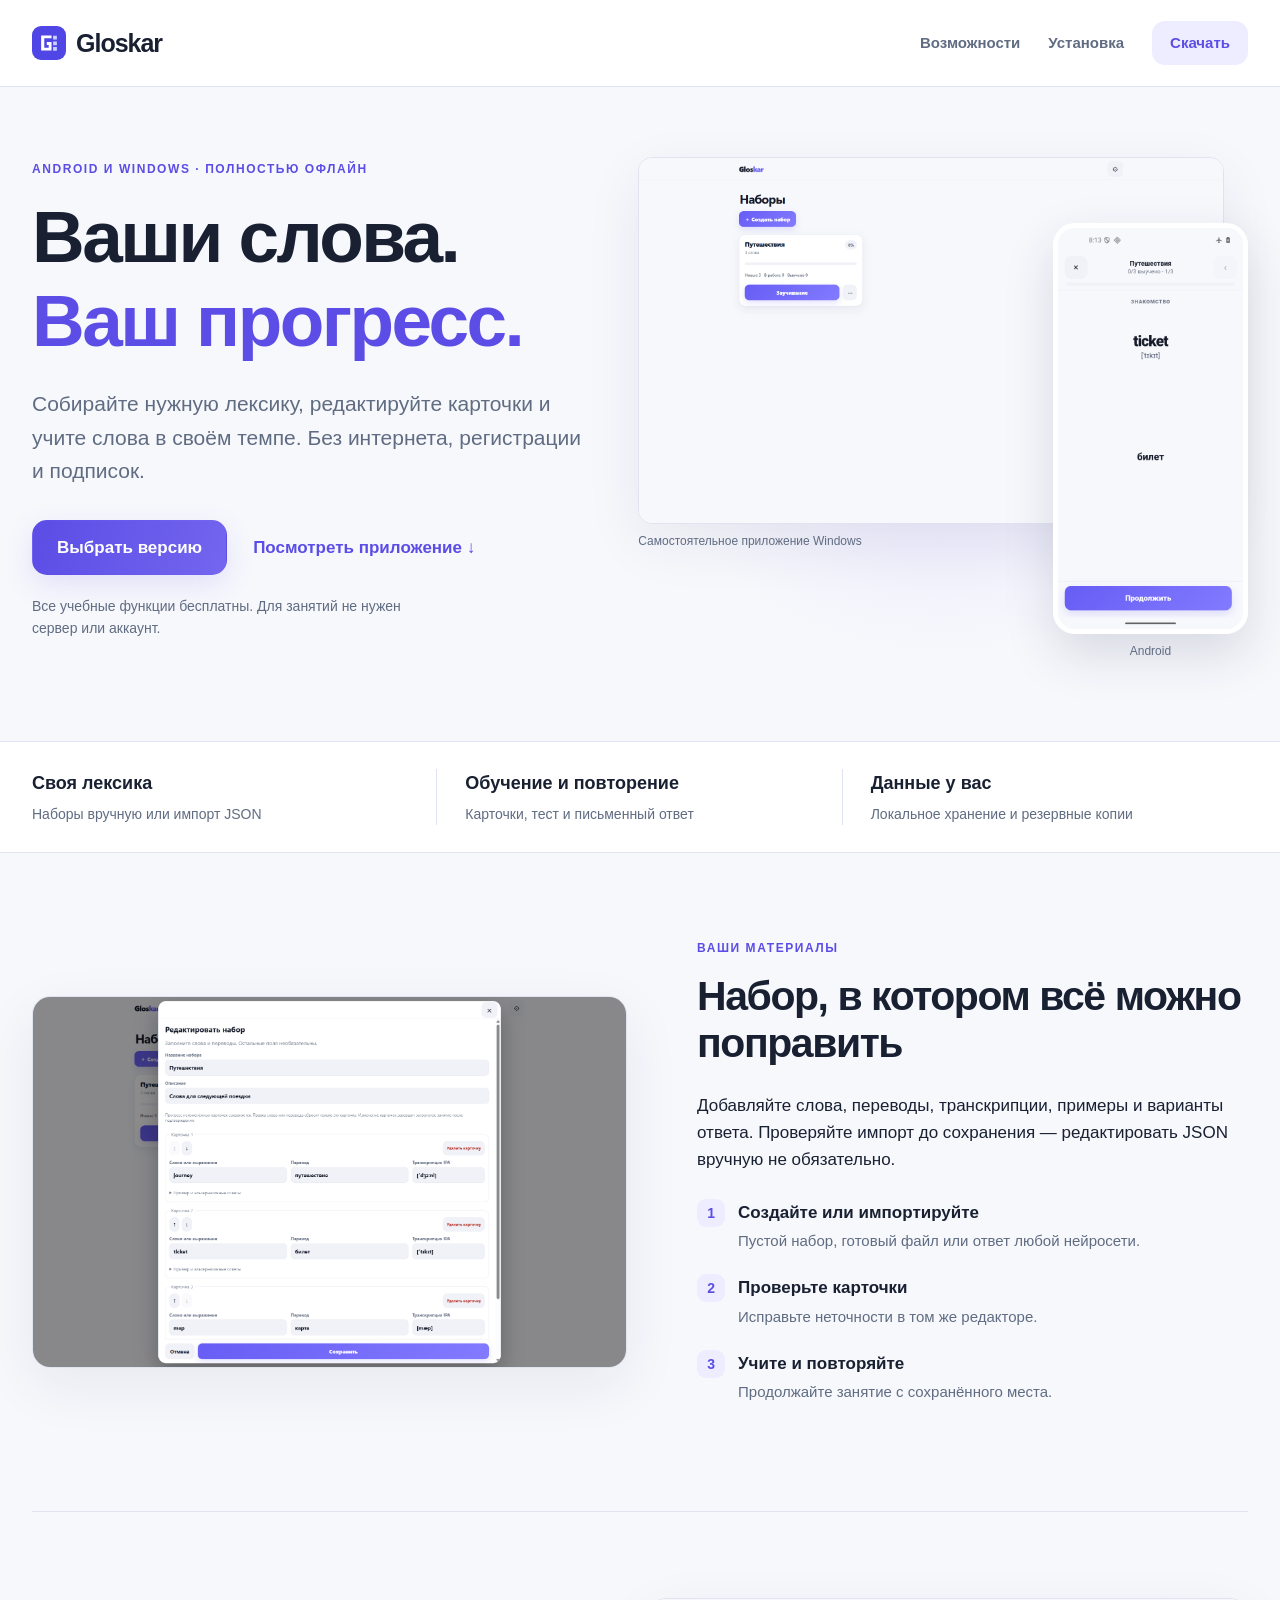
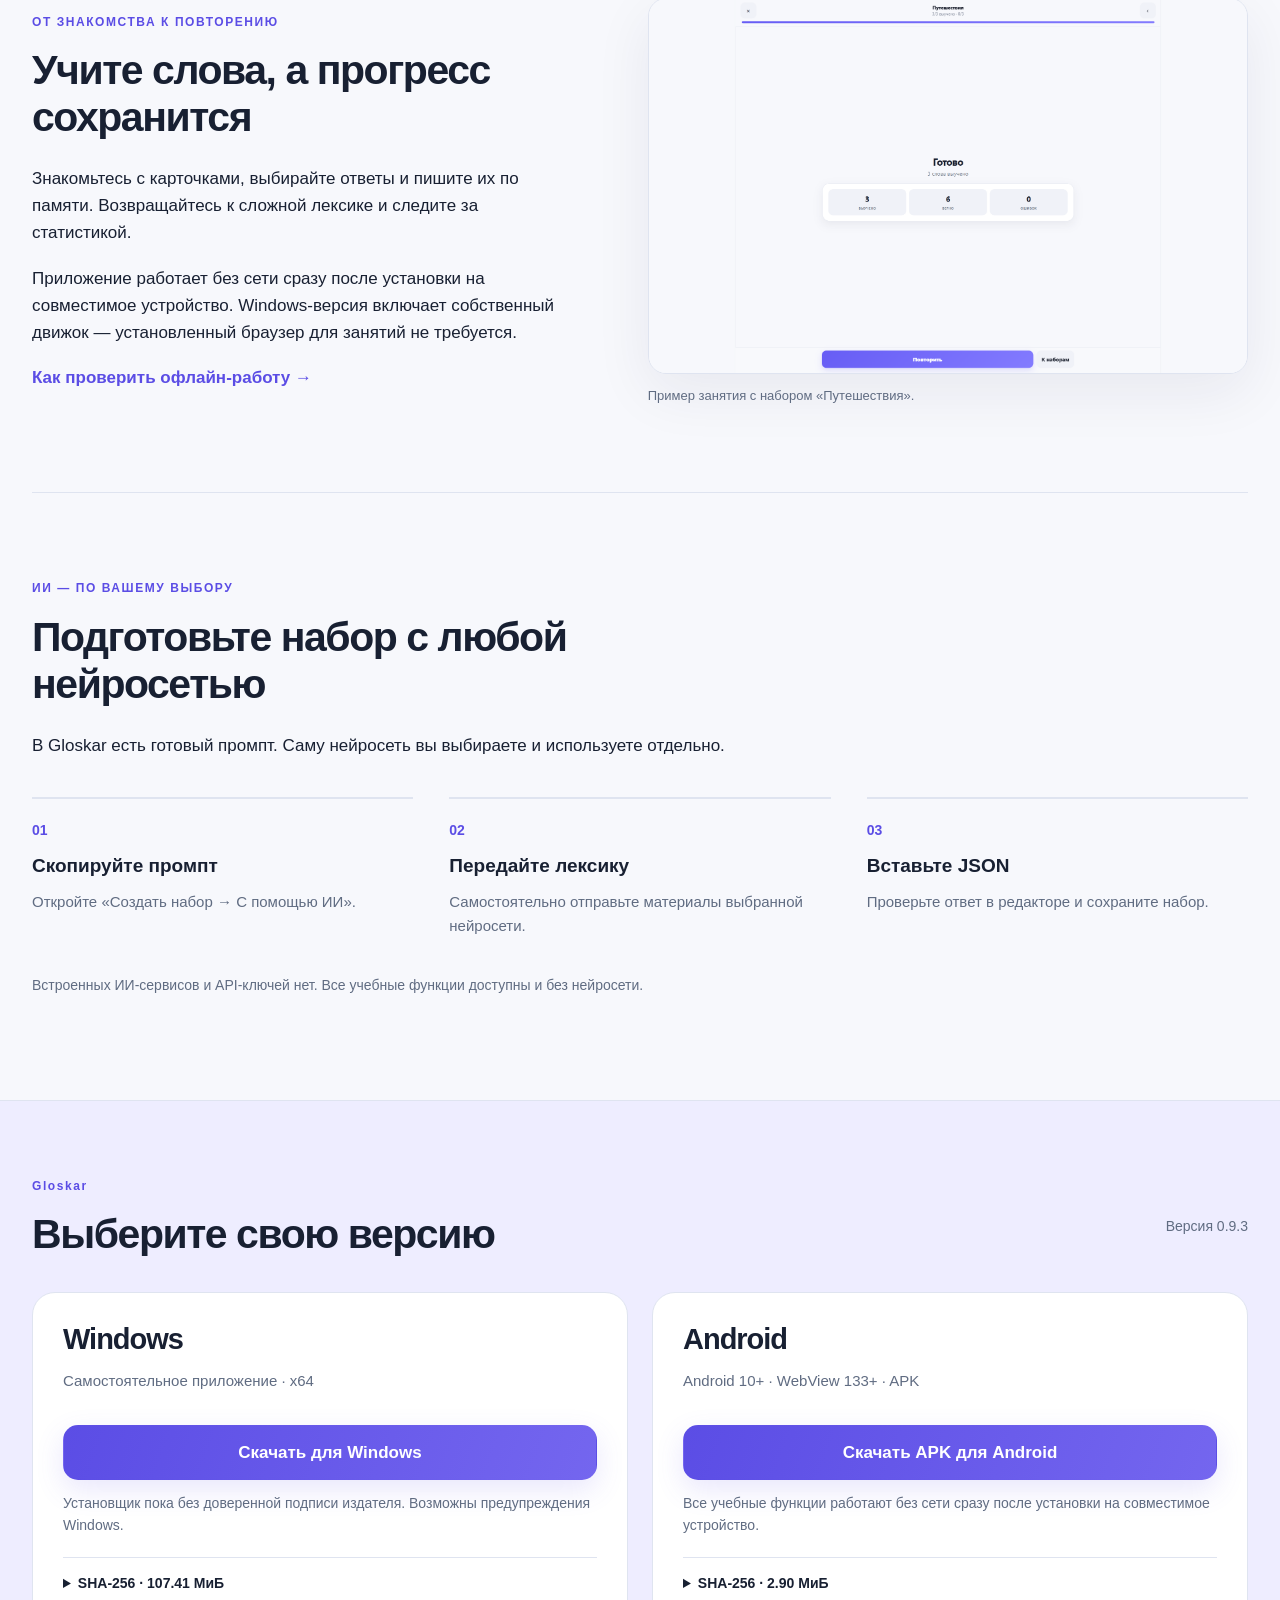
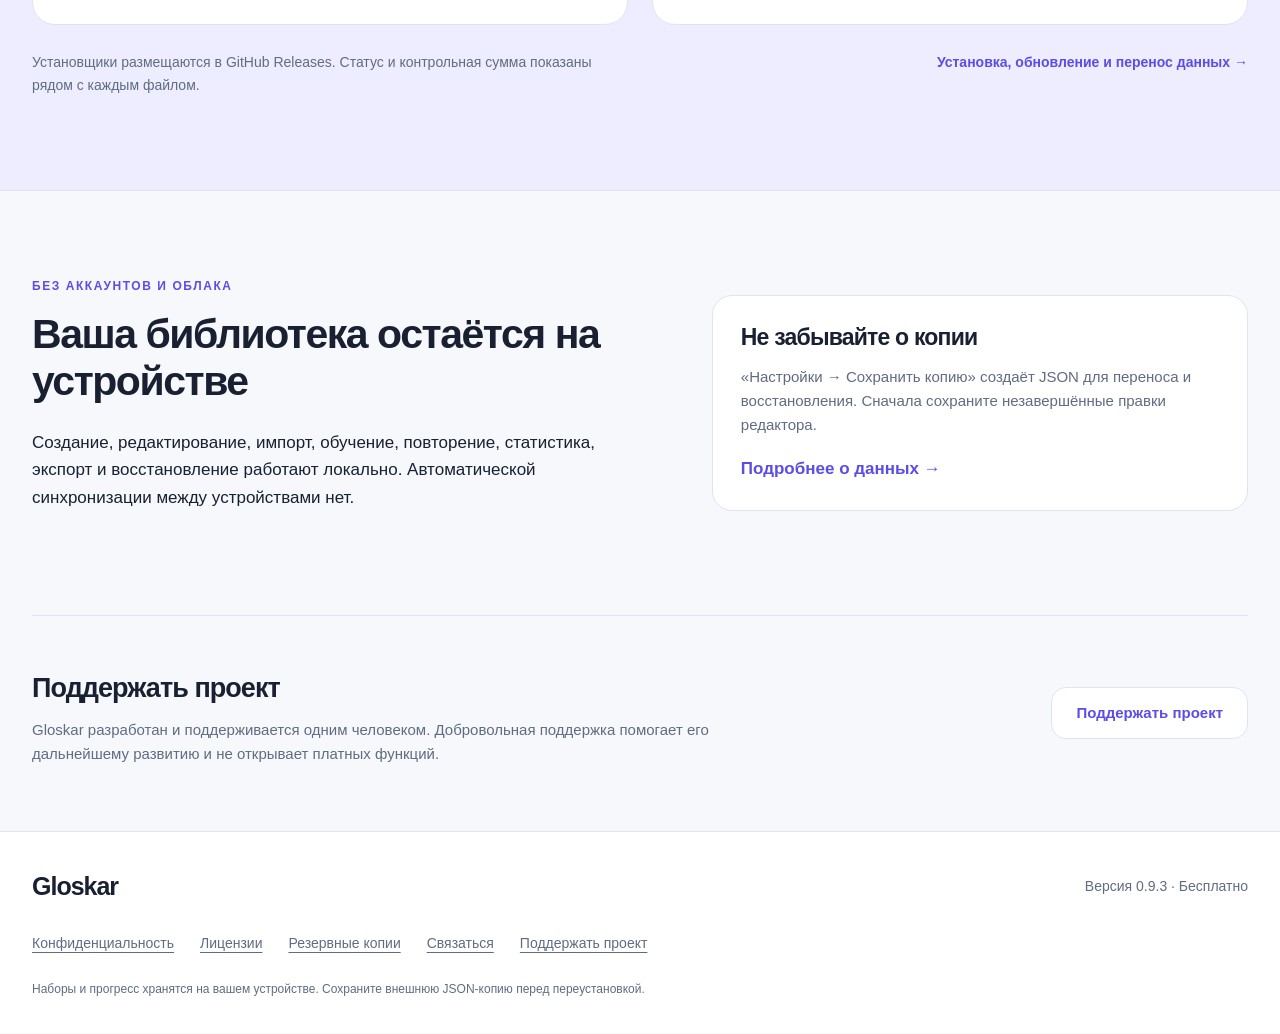
<file: index.html>
<!doctype html>
<html lang="ru">
<head>
<meta charset="utf-8">
<meta name="viewport" content="width=device-width,initial-scale=1">
<meta name="color-scheme" content="light dark">
<meta name="description" content="Свои наборы слов, обучение и повторение офлайн. Бесплатное приложение для Android и Windows без регистрации и подписок.">
<meta name="referrer" content="no-referrer">
<meta http-equiv="Content-Security-Policy" content="default-src 'self'; script-src 'self'; style-src 'self'; img-src 'self' data:; connect-src 'self'; font-src 'self'; object-src 'none'; base-uri 'none'; form-action 'none'; frame-src 'none'">

<title>Слова и выражения офлайн · Gloskar</title>
<link rel="icon" href="./assets/icon.svg" type="image/svg+xml">
<link rel="stylesheet" href="./style.css">
<script src="./site.js" defer></script>
</head>
<body>
<a class="skip-link" href="#main">К содержанию</a>
<header class="header"><div class="container header-inner">
<a class="brand" href="./index.html" aria-label="Gloskar — главная"><img src="./assets/icon.svg" width="34" height="34" alt=""><span>Gloskar</span></a>
<nav aria-label="Основная навигация"><a href="./index.html#screens">Возможности</a><a href="./install.html">Установка</a><a class="nav-download" href="./index.html#downloads">Скачать</a></nav>
</div></header>

<main id="main"><section class="container hero" aria-labelledby="hero-title">
<div class="hero-copy"><p class="eyebrow">ANDROID И WINDOWS · ПОЛНОСТЬЮ ОФЛАЙН</p>
<h1 id="hero-title">Ваши слова.<br><span>Ваш прогресс.</span></h1>
<p class="lead">Собирайте нужную лексику, редактируйте карточки и учите слова в своём темпе. Без интернета, регистрации и подписок.</p>
<div class="hero-actions"><a class="button primary" href="#downloads">Выбрать версию</a><a class="text-link" href="#screens">Посмотреть приложение <span aria-hidden="true">↓</span></a></div>
<p class="hero-note">Все учебные функции бесплатны. Для занятий не нужен сервер или аккаунт.</p></div>
<div class="hero-art" aria-label="Интерфейс приложения">
<figure class="desktop-shot"><img src="./assets/windows-library.png" width="1800" height="1125" alt="Набор «Путешествия» в самостоятельном приложении Windows" fetchpriority="high"><figcaption>Самостоятельное приложение Windows</figcaption></figure>
<figure class="phone-shot"><img src="./assets/android-learning.png" width="1080" height="2340" alt="Карточка со словом ticket, транскрипцией и переводом в Android"><figcaption>Android</figcaption></figure>
</div></section>
<section class="benefits" aria-label="Основные возможности"><div class="container benefit-row"><p><strong>Своя лексика</strong><span>Наборы вручную или импорт JSON</span></p><p><strong>Обучение и повторение</strong><span>Карточки, тест и письменный ответ</span></p><p><strong>Данные у вас</strong><span>Локальное хранение и резервные копии</span></p></div></section>
<section class="container section editor-section" id="screens" aria-labelledby="editor-title">
<div class="editor-image"><img src="./assets/windows-editor.png" width="1800" height="1125" alt="Визуальный редактор набора: слово, перевод, IPA и дополнительные поля" loading="lazy"></div>
<div><p class="eyebrow">ВАШИ МАТЕРИАЛЫ</p><h2 id="editor-title">Набор, в котором всё можно поправить</h2><p>Добавляйте слова, переводы, транскрипции, примеры и варианты ответа. Проверяйте импорт до сохранения — редактировать JSON вручную не обязательно.</p><ol class="steps"><li><strong>Создайте или импортируйте</strong><span>Пустой набор, готовый файл или ответ любой нейросети.</span></li><li><strong>Проверьте карточки</strong><span>Исправьте неточности в том же редакторе.</span></li><li><strong>Учите и повторяйте</strong><span>Продолжайте занятие с сохранённого места.</span></li></ol></div>
</section>
<section class="container section study-section" aria-labelledby="study-title"><div><p class="eyebrow">ОТ ЗНАКОМСТВА К ПОВТОРЕНИЮ</p><h2 id="study-title">Учите слова, а прогресс сохранится</h2><p>Знакомьтесь с карточками, выбирайте ответы и пишите их по памяти. Возвращайтесь к сложной лексике и следите за статистикой.</p><p>Приложение работает без сети сразу после установки на совместимое устройство. Windows-версия включает собственный движок — установленный браузер для занятий не требуется.</p><a class="text-link" href="./install.html#offline">Как проверить офлайн-работу →</a></div><figure class="study-image"><img src="./assets/windows-complete.png" width="1800" height="1125" alt="Завершённое занятие: три слова выучено, шесть правильных ответов" loading="lazy"><figcaption>Пример занятия с набором «Путешествия».</figcaption></figure></section>
<section class="container section ai-section" aria-labelledby="ai-title"><div><p class="eyebrow">ИИ — ПО ВАШЕМУ ВЫБОРУ</p><h2 id="ai-title">Подготовьте набор с любой нейросетью</h2><p>В Gloskar есть готовый промпт. Саму нейросеть вы выбираете и используете отдельно.</p></div><ol class="ai-flow"><li><span>01</span><strong>Скопируйте промпт</strong><p>Откройте «Создать набор → С помощью ИИ».</p></li><li><span>02</span><strong>Передайте лексику</strong><p>Самостоятельно отправьте материалы выбранной нейросети.</p></li><li><span>03</span><strong>Вставьте JSON</strong><p>Проверьте ответ в редакторе и сохраните набор.</p></li></ol><p class="muted">Встроенных ИИ-сервисов и API-ключей нет. Все учебные функции доступны и без нейросети.</p></section>
<section class="download-section" id="downloads" aria-labelledby="download-title"><div class="container"><div class="section-heading"><div><p class="eyebrow">Gloskar</p><h2 id="download-title">Выберите свою версию</h2></div><p class="version-tag">Версия 0.9.3</p></div><div class="download-grid"><article class="download-card"><h3>Windows</h3><p class="requirements">Самостоятельное приложение · x64</p><a class="button primary" data-download="windows" href="https://github.com/gloskar-project/gloskar-project.github.io/releases/download/v0.9.3/Gloskar-0.9.3-Windows-x64-Setup.exe">Скачать для Windows</a><p class="artifact-note">Установщик пока без доверенной подписи издателя. Возможны предупреждения Windows.</p><details class="checksum"><summary>SHA-256 · 107.41 МиБ</summary><code id="sha-windows">ab9beaf9b18ad65c45ee608a0db1220568a5620219cf314c0b926c8e4b7230f5</code><button type="button" class="copy-button" data-copy-checksum="sha-windows">Скопировать сумму</button></details></article><article class="download-card"><h3>Android</h3><p class="requirements">Android 10+ · WebView 133+ · APK</p><a class="button primary" data-download="android" href="https://github.com/gloskar-project/gloskar-project.github.io/releases/download/v0.9.3/Gloskar-0.9.3-Android-direct.apk">Скачать APK для Android</a><p class="artifact-note">Все учебные функции работают без сети сразу после установки на совместимое устройство.</p><details class="checksum"><summary>SHA-256 · 2.90 МиБ</summary><code id="sha-android">df32ef1c445211dd8492a6d2db6f63889854768fa536b43472f8017db296498a</code><button type="button" class="copy-button" data-copy-checksum="sha-android">Скопировать сумму</button></details></article></div><div class="download-notes"><p>Установщики размещаются в GitHub Releases. Статус и контрольная сумма показаны рядом с каждым файлом.</p><a class="text-link" href="./install.html">Установка, обновление и перенос данных →</a></div></div></section>
<section class="container section data-section"><div><p class="eyebrow">БЕЗ АККАУНТОВ И ОБЛАКА</p><h2>Ваша библиотека остаётся на устройстве</h2><p>Создание, редактирование, импорт, обучение, повторение, статистика, экспорт и восстановление работают локально. Автоматической синхронизации между устройствами нет.</p></div><aside><h3>Не забывайте о копии</h3><p>«Настройки → Сохранить копию» создаёт JSON для переноса и восстановления. Сначала сохраните незавершённые правки редактора.</p><a class="text-link" href="./privacy.html">Подробнее о данных →</a></aside></section>
<section class="container support-section"><div><h2>Поддержать проект</h2><p>Gloskar разработан и поддерживается одним человеком. Добровольная поддержка помогает его дальнейшему развитию и не открывает платных функций.</p></div><a class="button secondary" href="https://yoomoney.ru/fundraise/1L9EQAC5DIO.261101" target="_blank" rel="noopener noreferrer">Поддержать проект</a></section>
</main>
<footer class="footer"><div class="container footer-top"><a class="brand" href="./index.html">Gloskar</a><span>Версия 0.9.3 · Бесплатно</span></div>
<div class="container footer-links"><a href="./privacy.html">Конфиденциальность</a><a href="./licenses.html">Лицензии</a><a href="./install.html#backup">Резервные копии</a><a href="mailto:gloskar@yandex.ru">Связаться</a><a href="https://yoomoney.ru/fundraise/1L9EQAC5DIO.261101" target="_blank" rel="noopener noreferrer">Поддержать проект</a></div>
<div class="container footer-note">Наборы и прогресс хранятся на вашем устройстве. Сохраните внешнюю JSON-копию перед переустановкой.</div></footer>
<p class="sr-only" id="copy-status" role="status" aria-live="polite"></p>
</body></html>
</file>
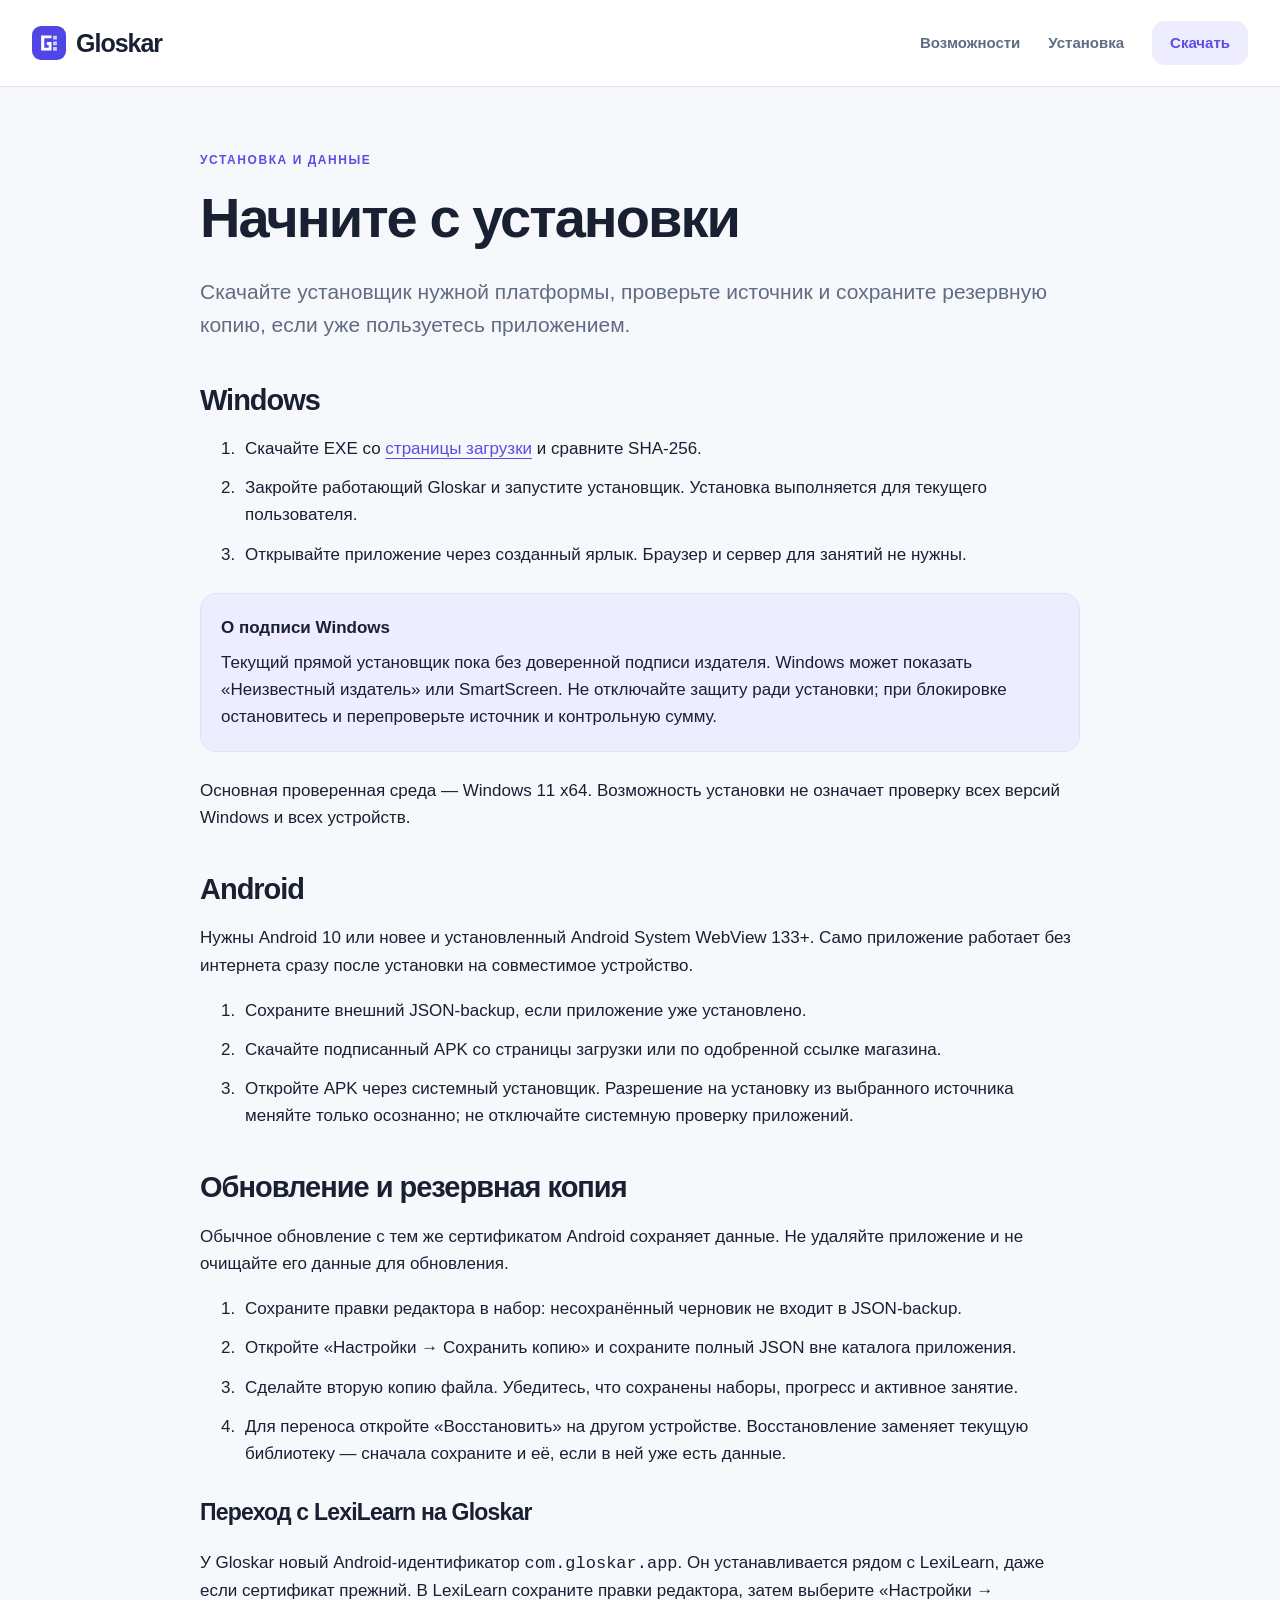
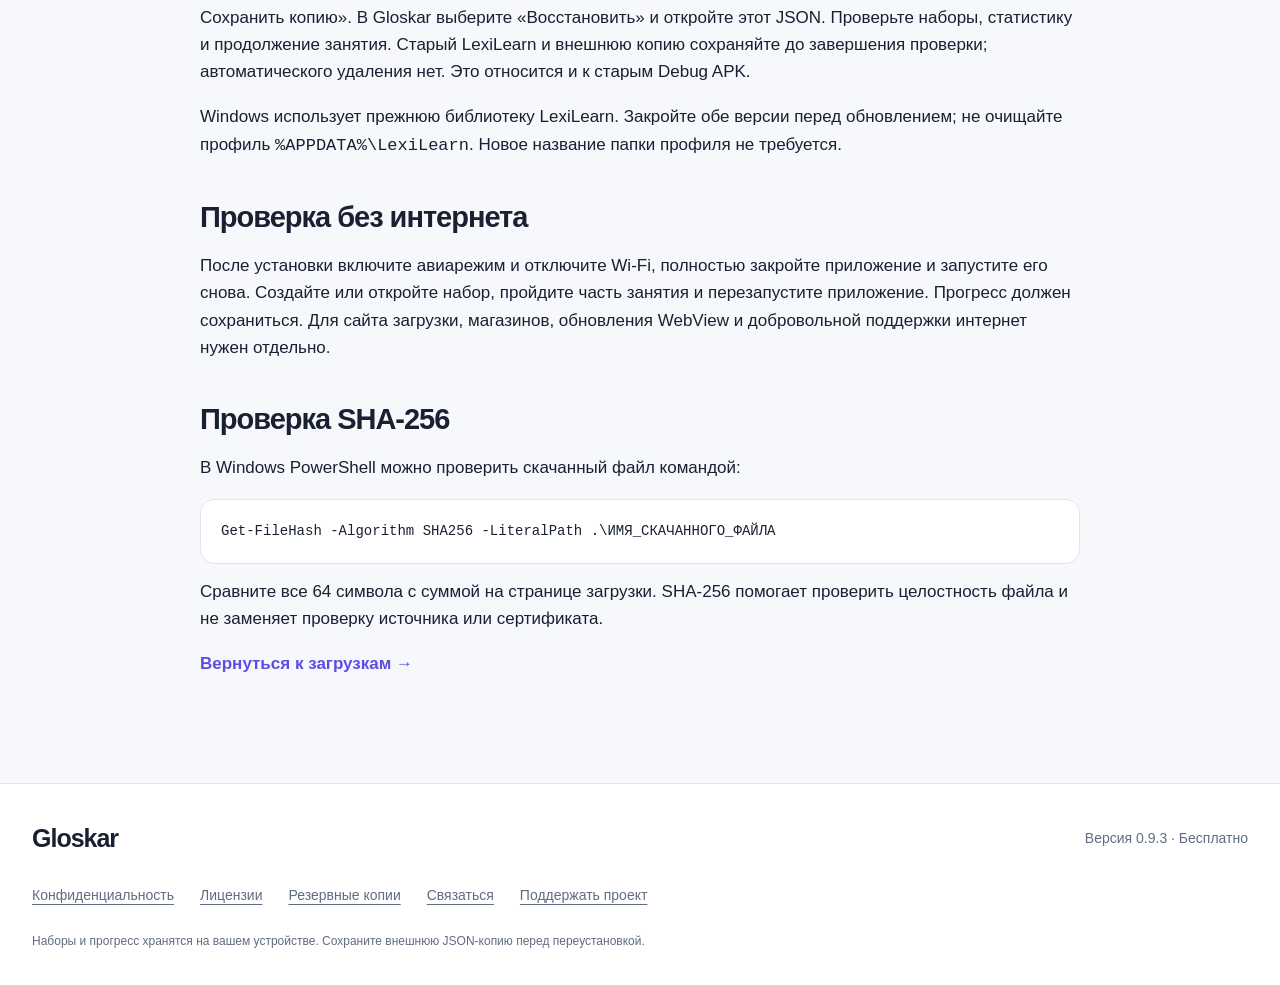
<file: install.html>
<!doctype html>
<html lang="ru">
<head>
<meta charset="utf-8">
<meta name="viewport" content="width=device-width,initial-scale=1">
<meta name="color-scheme" content="light dark">
<meta name="description" content="Свои наборы слов, обучение и повторение офлайн. Бесплатное приложение для Android и Windows без регистрации и подписок.">
<meta name="referrer" content="no-referrer">
<meta http-equiv="Content-Security-Policy" content="default-src 'self'; script-src 'self'; style-src 'self'; img-src 'self' data:; connect-src 'self'; font-src 'self'; object-src 'none'; base-uri 'none'; form-action 'none'; frame-src 'none'">

<title>Установка и резервные копии · Gloskar</title>
<link rel="icon" href="./assets/icon.svg" type="image/svg+xml">
<link rel="stylesheet" href="./style.css">
<script src="./site.js" defer></script>
</head>
<body>
<a class="skip-link" href="#main">К содержанию</a>
<header class="header"><div class="container header-inner">
<a class="brand" href="./index.html" aria-label="Gloskar — главная"><img src="./assets/icon.svg" width="34" height="34" alt=""><span>Gloskar</span></a>
<nav aria-label="Основная навигация"><a href="./index.html#screens">Возможности</a><a href="./install.html">Установка</a><a class="nav-download" href="./index.html#downloads">Скачать</a></nav>
</div></header>

<main id="main"><article class="container document"><p class="eyebrow">УСТАНОВКА И ДАННЫЕ</p><h1>Начните с установки</h1><p class="lead">Скачайте установщик нужной платформы, проверьте источник и сохраните резервную копию, если уже пользуетесь приложением.</p>
<h2>Windows</h2><ol><li>Скачайте EXE со <a href="./index.html#downloads">страницы загрузки</a> и сравните SHA-256.</li><li>Закройте работающий Gloskar и запустите установщик. Установка выполняется для текущего пользователя.</li><li>Открывайте приложение через созданный ярлык. Браузер и сервер для занятий не нужны.</li></ol><div class="callout"><strong>О подписи Windows</strong><p>Текущий прямой установщик пока без доверенной подписи издателя. Windows может показать «Неизвестный издатель» или SmartScreen. Не отключайте защиту ради установки; при блокировке остановитесь и перепроверьте источник и контрольную сумму.</p></div><p>Основная проверенная среда — Windows 11 x64. Возможность установки не означает проверку всех версий Windows и всех устройств.</p>
<h2>Android</h2><p>Нужны Android 10 или новее и установленный Android System WebView 133+. Само приложение работает без интернета сразу после установки на совместимое устройство.</p><ol><li>Сохраните внешний JSON-backup, если приложение уже установлено.</li><li>Скачайте подписанный APK со страницы загрузки или по одобренной ссылке магазина.</li><li>Откройте APK через системный установщик. Разрешение на установку из выбранного источника меняйте только осознанно; не отключайте системную проверку приложений.</li></ol>
<h2 id="backup">Обновление и резервная копия</h2><p>Обычное обновление с тем же сертификатом Android сохраняет данные. Не удаляйте приложение и не очищайте его данные для обновления.</p><ol><li>Сохраните правки редактора в набор: несохранённый черновик не входит в JSON-backup.</li><li>Откройте «Настройки → Сохранить копию» и сохраните полный JSON вне каталога приложения.</li><li>Сделайте вторую копию файла. Убедитесь, что сохранены наборы, прогресс и активное занятие.</li><li>Для переноса откройте «Восстановить» на другом устройстве. Восстановление заменяет текущую библиотеку — сначала сохраните и её, если в ней уже есть данные.</li></ol>
<h3>Переход с LexiLearn на Gloskar</h3><p>У Gloskar новый Android-идентификатор <code>com.gloskar.app</code>. Он устанавливается рядом с LexiLearn, даже если сертификат прежний. В LexiLearn сохраните правки редактора, затем выберите «Настройки → Сохранить копию». В Gloskar выберите «Восстановить» и откройте этот JSON. Проверьте наборы, статистику и продолжение занятия. Старый LexiLearn и внешнюю копию сохраняйте до завершения проверки; автоматического удаления нет. Это относится и к старым Debug APK.</p><p>Windows использует прежнюю библиотеку LexiLearn. Закройте обе версии перед обновлением; не очищайте профиль <code>%APPDATA%\LexiLearn</code>. Новое название папки профиля не требуется.</p>
<h2 id="offline">Проверка без интернета</h2><p>После установки включите авиарежим и отключите Wi-Fi, полностью закройте приложение и запустите его снова. Создайте или откройте набор, пройдите часть занятия и перезапустите приложение. Прогресс должен сохраниться. Для сайта загрузки, магазинов, обновления WebView и добровольной поддержки интернет нужен отдельно.</p>
<h2>Проверка SHA-256</h2><p>В Windows PowerShell можно проверить скачанный файл командой:</p><pre><code>Get-FileHash -Algorithm SHA256 -LiteralPath .\ИМЯ_СКАЧАННОГО_ФАЙЛА</code></pre><p>Сравните все 64 символа с суммой на странице загрузки. SHA-256 помогает проверить целостность файла и не заменяет проверку источника или сертификата.</p><p><a class="text-link" href="./index.html#downloads">Вернуться к загрузкам →</a></p></article>
</main>
<footer class="footer"><div class="container footer-top"><a class="brand" href="./index.html">Gloskar</a><span>Версия 0.9.3 · Бесплатно</span></div>
<div class="container footer-links"><a href="./privacy.html">Конфиденциальность</a><a href="./licenses.html">Лицензии</a><a href="./install.html#backup">Резервные копии</a><a href="mailto:gloskar@yandex.ru">Связаться</a><a href="https://yoomoney.ru/fundraise/1L9EQAC5DIO.261101" target="_blank" rel="noopener noreferrer">Поддержать проект</a></div>
<div class="container footer-note">Наборы и прогресс хранятся на вашем устройстве. Сохраните внешнюю JSON-копию перед переустановкой.</div></footer>
<p class="sr-only" id="copy-status" role="status" aria-live="polite"></p>
</body></html>
</file>
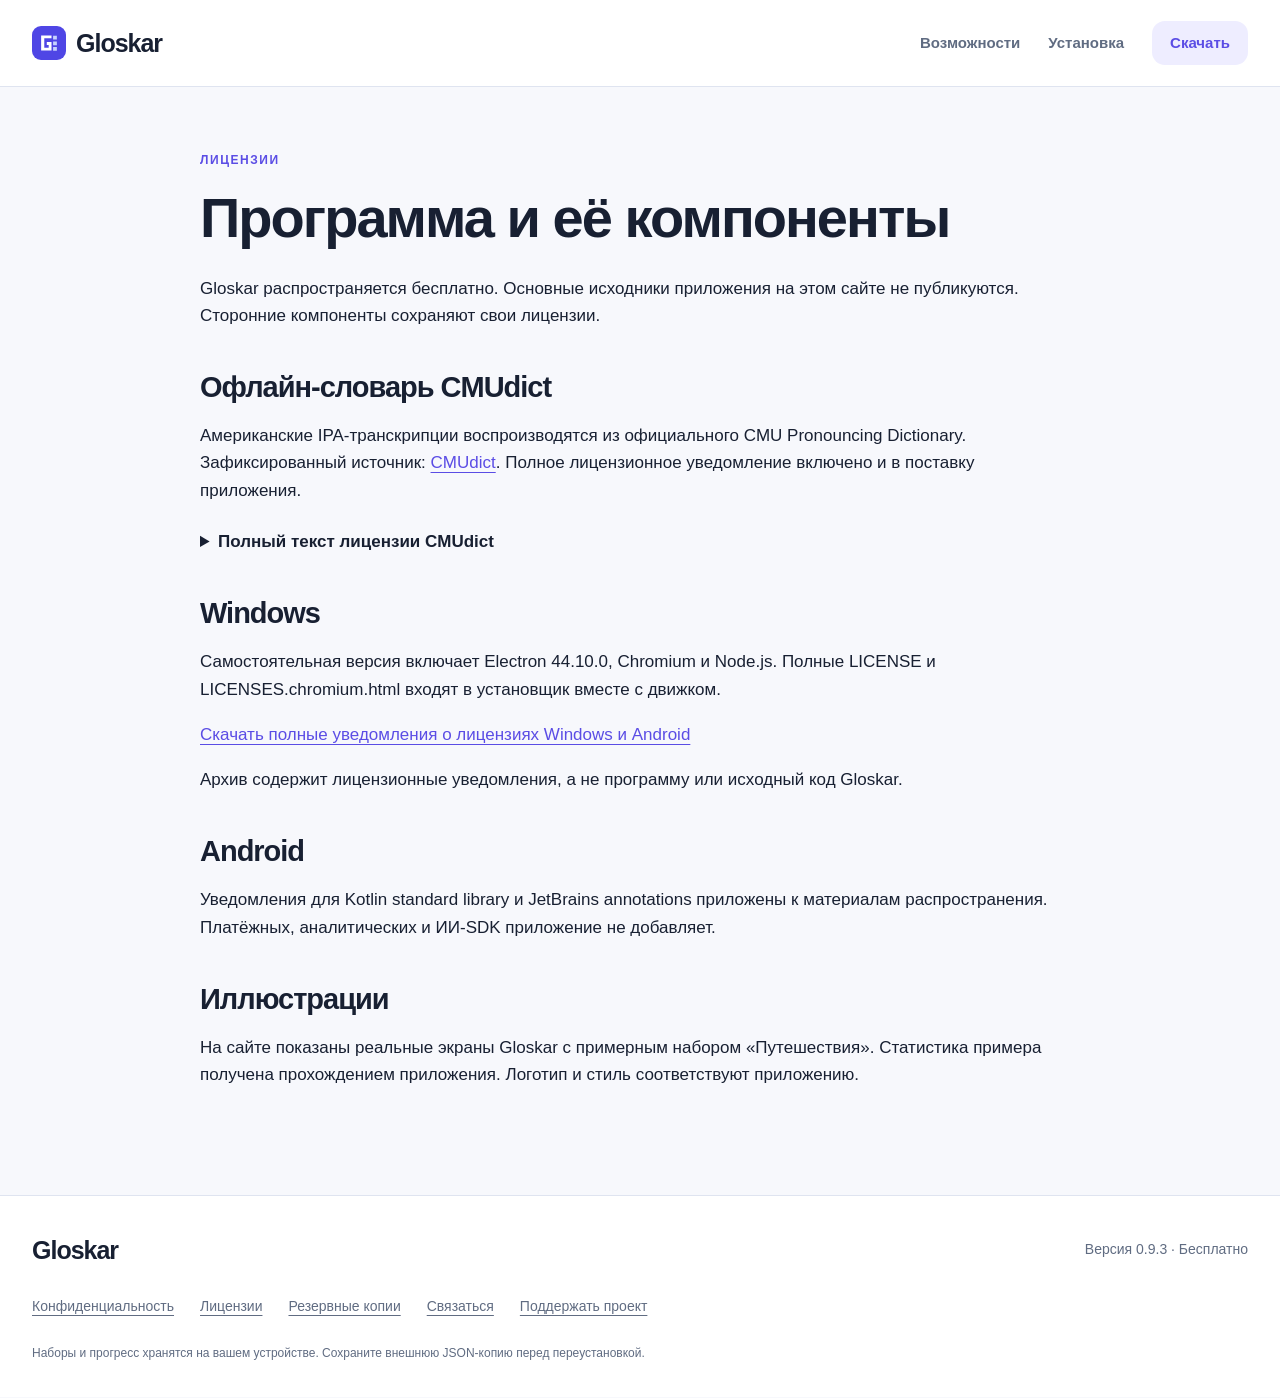
<file: licenses.html>
<!doctype html>
<html lang="ru">
<head>
<meta charset="utf-8">
<meta name="viewport" content="width=device-width,initial-scale=1">
<meta name="color-scheme" content="light dark">
<meta name="description" content="Свои наборы слов, обучение и повторение офлайн. Бесплатное приложение для Android и Windows без регистрации и подписок.">
<meta name="referrer" content="no-referrer">
<meta http-equiv="Content-Security-Policy" content="default-src 'self'; script-src 'self'; style-src 'self'; img-src 'self' data:; connect-src 'self'; font-src 'self'; object-src 'none'; base-uri 'none'; form-action 'none'; frame-src 'none'">

<title>Лицензии · Gloskar</title>
<link rel="icon" href="./assets/icon.svg" type="image/svg+xml">
<link rel="stylesheet" href="./style.css">
<script src="./site.js" defer></script>
</head>
<body>
<a class="skip-link" href="#main">К содержанию</a>
<header class="header"><div class="container header-inner">
<a class="brand" href="./index.html" aria-label="Gloskar — главная"><img src="./assets/icon.svg" width="34" height="34" alt=""><span>Gloskar</span></a>
<nav aria-label="Основная навигация"><a href="./index.html#screens">Возможности</a><a href="./install.html">Установка</a><a class="nav-download" href="./index.html#downloads">Скачать</a></nav>
</div></header>

<main id="main"><article class="container document"><p class="eyebrow">ЛИЦЕНЗИИ</p><h1>Программа и её компоненты</h1><p>Gloskar распространяется бесплатно. Основные исходники приложения на этом сайте не публикуются. Сторонние компоненты сохраняют свои лицензии.</p>
<h2>Офлайн-словарь CMUdict</h2><p>Американские IPA-транскрипции воспроизводятся из официального CMU Pronouncing Dictionary. Зафиксированный источник: <a href="https://github.com/cmusphinx/cmudict/tree/74790861f652b15e4ac49015a90074ad62a27690" target="_blank" rel="noopener noreferrer">CMUdict</a>. Полное лицензионное уведомление включено и в поставку приложения.</p><details><summary>Полный текст лицензии CMUdict</summary><pre class="license-text">Copyright (C) 1993-2015 Carnegie Mellon University. All rights reserved.

Redistribution and use in source and binary forms, with or without
modification, are permitted provided that the following conditions
are met:

1. Redistributions of source code must retain the above copyright
   notice, this list of conditions and the following disclaimer.
   The contents of this file are deemed to be source code.

2. Redistributions in binary form must reproduce the above copyright
   notice, this list of conditions and the following disclaimer in
   the documentation and/or other materials provided with the
   distribution.

This work was supported in part by funding from the Defense Advanced
Research Projects Agency, the Office of Naval Research and the National
Science Foundation of the United States of America, and by member
companies of the Carnegie Mellon Sphinx Speech Consortium. We acknowledge
the contributions of many volunteers to the expansion and improvement of
this dictionary.

THIS SOFTWARE IS PROVIDED BY CARNEGIE MELLON UNIVERSITY ``AS IS&#39;&#39; AND
ANY EXPRESSED OR IMPLIED WARRANTIES, INCLUDING, BUT NOT LIMITED TO,
THE IMPLIED WARRANTIES OF MERCHANTABILITY AND FITNESS FOR A PARTICULAR
PURPOSE ARE DISCLAIMED.  IN NO EVENT SHALL CARNEGIE MELLON UNIVERSITY
NOR ITS EMPLOYEES BE LIABLE FOR ANY DIRECT, INDIRECT, INCIDENTAL,
SPECIAL, EXEMPLARY, OR CONSEQUENTIAL DAMAGES (INCLUDING, BUT NOT
LIMITED TO, PROCUREMENT OF SUBSTITUTE GOODS OR SERVICES; LOSS OF USE,
DATA, OR PROFITS; OR BUSINESS INTERRUPTION) HOWEVER CAUSED AND ON ANY
THEORY OF LIABILITY, WHETHER IN CONTRACT, STRICT LIABILITY, OR TORT
(INCLUDING NEGLIGENCE OR OTHERWISE) ARISING IN ANY WAY OUT OF THE USE
OF THIS SOFTWARE, EVEN IF ADVISED OF THE POSSIBILITY OF SUCH DAMAGE.
</pre></details>
<h2>Windows</h2><p>Самостоятельная версия включает Electron 44.10.0, Chromium и Node.js. Полные LICENSE и LICENSES.chromium.html входят в установщик вместе с движком.</p><p><a href="./assets/licenses/runtime-notices.zip" download>Скачать полные уведомления о лицензиях Windows и Android</a></p><p>Архив содержит лицензионные уведомления, а не программу или исходный код Gloskar.</p>
<h2>Android</h2><p>Уведомления для Kotlin standard library и JetBrains annotations приложены к материалам распространения. Платёжных, аналитических и ИИ-SDK приложение не добавляет.</p><h2>Иллюстрации</h2><p>На сайте показаны реальные экраны Gloskar с примерным набором «Путешествия». Статистика примера получена прохождением приложения. Логотип и стиль соответствуют приложению.</p></article>
</main>
<footer class="footer"><div class="container footer-top"><a class="brand" href="./index.html">Gloskar</a><span>Версия 0.9.3 · Бесплатно</span></div>
<div class="container footer-links"><a href="./privacy.html">Конфиденциальность</a><a href="./licenses.html">Лицензии</a><a href="./install.html#backup">Резервные копии</a><a href="mailto:gloskar@yandex.ru">Связаться</a><a href="https://yoomoney.ru/fundraise/1L9EQAC5DIO.261101" target="_blank" rel="noopener noreferrer">Поддержать проект</a></div>
<div class="container footer-note">Наборы и прогресс хранятся на вашем устройстве. Сохраните внешнюю JSON-копию перед переустановкой.</div></footer>
<p class="sr-only" id="copy-status" role="status" aria-live="polite"></p>
</body></html>
</file>
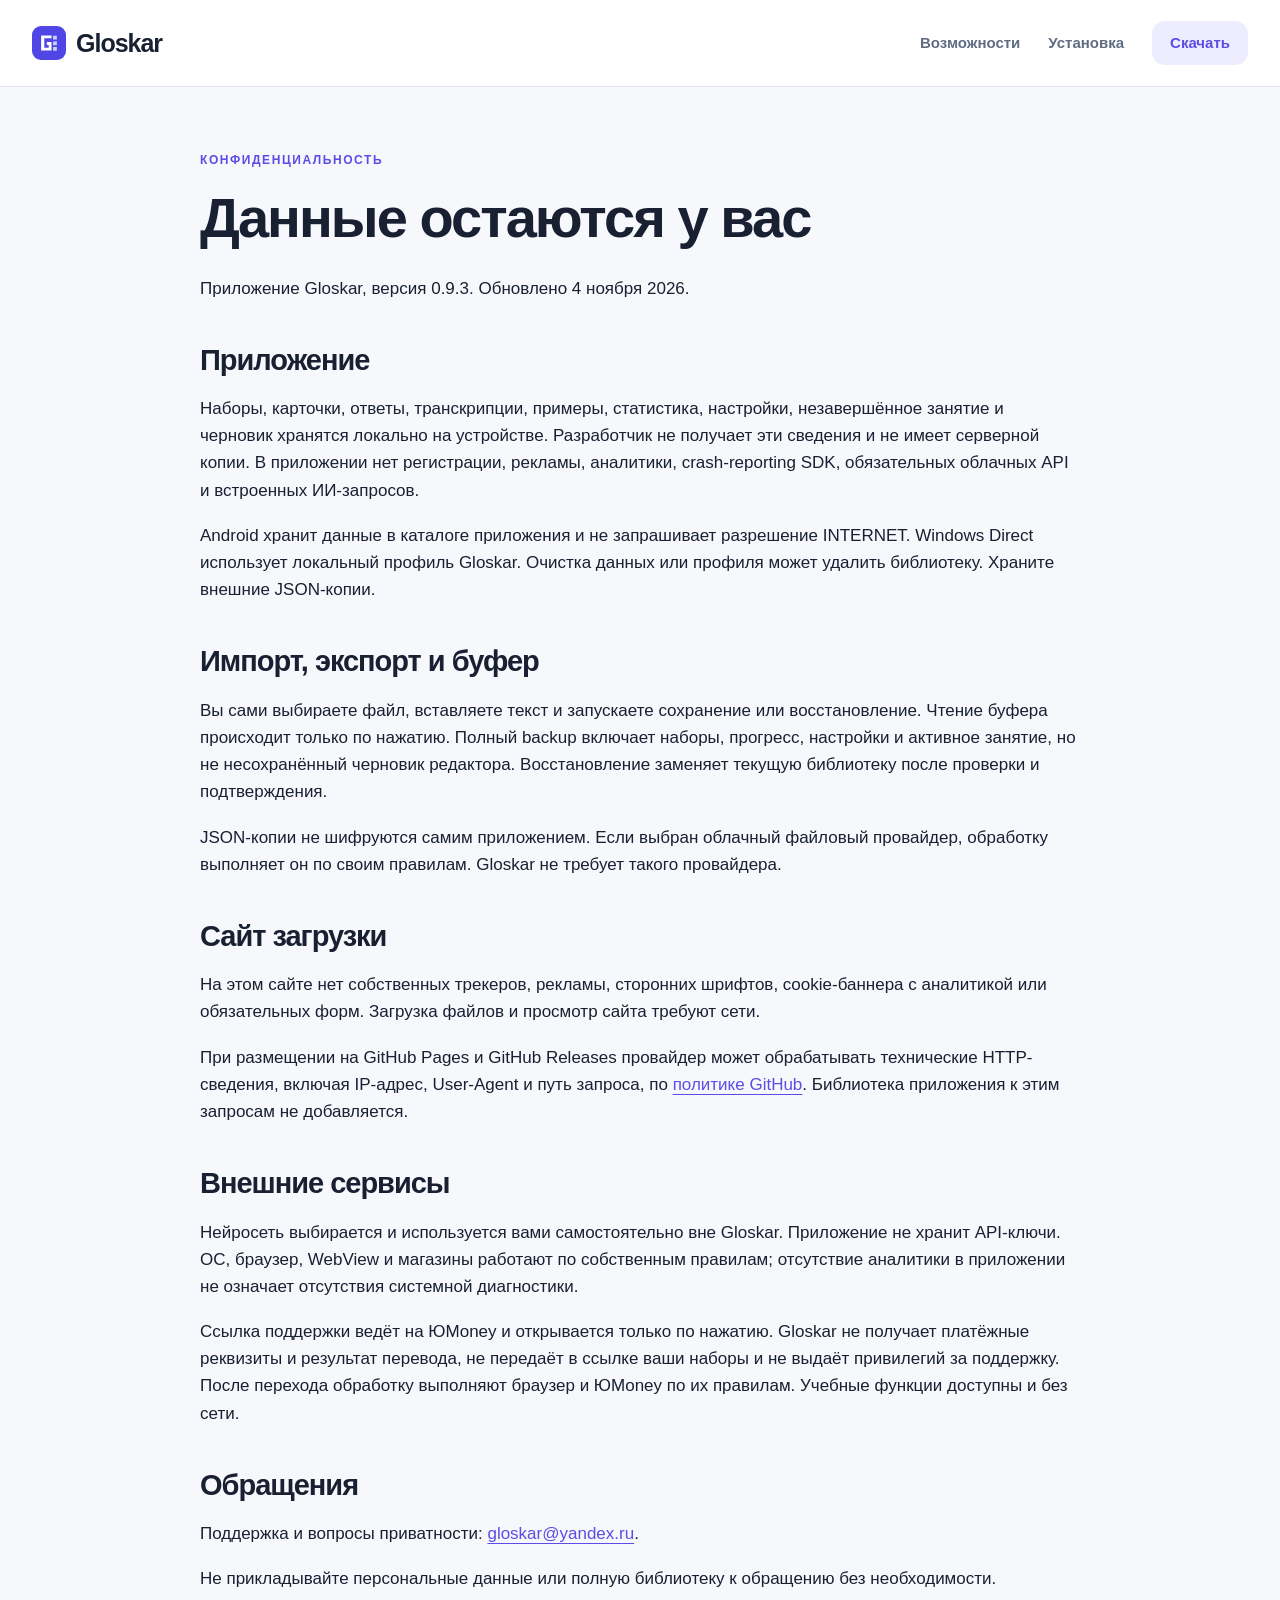
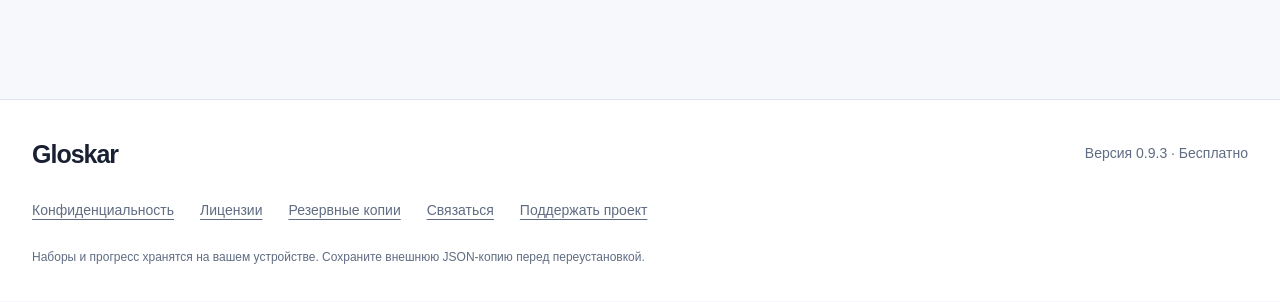
<file: privacy.html>
<!doctype html>
<html lang="ru">
<head>
<meta charset="utf-8">
<meta name="viewport" content="width=device-width,initial-scale=1">
<meta name="color-scheme" content="light dark">
<meta name="description" content="Свои наборы слов, обучение и повторение офлайн. Бесплатное приложение для Android и Windows без регистрации и подписок.">
<meta name="referrer" content="no-referrer">
<meta http-equiv="Content-Security-Policy" content="default-src 'self'; script-src 'self'; style-src 'self'; img-src 'self' data:; connect-src 'self'; font-src 'self'; object-src 'none'; base-uri 'none'; form-action 'none'; frame-src 'none'">

<title>Политика конфиденциальности · Gloskar</title>
<link rel="icon" href="./assets/icon.svg" type="image/svg+xml">
<link rel="stylesheet" href="./style.css">
<script src="./site.js" defer></script>
</head>
<body>
<a class="skip-link" href="#main">К содержанию</a>
<header class="header"><div class="container header-inner">
<a class="brand" href="./index.html" aria-label="Gloskar — главная"><img src="./assets/icon.svg" width="34" height="34" alt=""><span>Gloskar</span></a>
<nav aria-label="Основная навигация"><a href="./index.html#screens">Возможности</a><a href="./install.html">Установка</a><a class="nav-download" href="./index.html#downloads">Скачать</a></nav>
</div></header>

<main id="main"><article class="container document"><p class="eyebrow">КОНФИДЕНЦИАЛЬНОСТЬ</p><h1>Данные остаются у вас</h1><p>Приложение Gloskar, версия 0.9.3. Обновлено 4 ноября 2026.</p>
<h2>Приложение</h2><p>Наборы, карточки, ответы, транскрипции, примеры, статистика, настройки, незавершённое занятие и черновик хранятся локально на устройстве. Разработчик не получает эти сведения и не имеет серверной копии. В приложении нет регистрации, рекламы, аналитики, crash-reporting SDK, обязательных облачных API и встроенных ИИ-запросов.</p>
<p>Android хранит данные в каталоге приложения и не запрашивает разрешение INTERNET. Windows Direct использует локальный профиль Gloskar. Очистка данных или профиля может удалить библиотеку. Храните внешние JSON-копии.</p>
<h2>Импорт, экспорт и буфер</h2><p>Вы сами выбираете файл, вставляете текст и запускаете сохранение или восстановление. Чтение буфера происходит только по нажатию. Полный backup включает наборы, прогресс, настройки и активное занятие, но не несохранённый черновик редактора. Восстановление заменяет текущую библиотеку после проверки и подтверждения.</p><p>JSON-копии не шифруются самим приложением. Если выбран облачный файловый провайдер, обработку выполняет он по своим правилам. Gloskar не требует такого провайдера.</p>
<h2>Сайт загрузки</h2><p>На этом сайте нет собственных трекеров, рекламы, сторонних шрифтов, cookie-баннера с аналитикой или обязательных форм. Загрузка файлов и просмотр сайта требуют сети.</p><p>При размещении на GitHub Pages и GitHub Releases провайдер может обрабатывать технические HTTP-сведения, включая IP-адрес, User-Agent и путь запроса, по <a href="https://docs.github.com/en/site-policy/privacy-policies/github-general-privacy-statement" target="_blank" rel="noopener noreferrer">политике GitHub</a>. Библиотека приложения к этим запросам не добавляется.</p>
<h2>Внешние сервисы</h2><p>Нейросеть выбирается и используется вами самостоятельно вне Gloskar. Приложение не хранит API-ключи. ОС, браузер, WebView и магазины работают по собственным правилам; отсутствие аналитики в приложении не означает отсутствия системной диагностики.</p><p>Ссылка поддержки ведёт на ЮMoney и открывается только по нажатию. Gloskar не получает платёжные реквизиты и результат перевода, не передаёт в ссылке ваши наборы и не выдаёт привилегий за поддержку. После перехода обработку выполняют браузер и ЮMoney по их правилам. Учебные функции доступны и без сети.</p>
<h2>Обращения</h2><p>Поддержка и вопросы приватности: <a href="mailto:gloskar@yandex.ru">gloskar@yandex.ru</a>.</p><p>Не прикладывайте персональные данные или полную библиотеку к обращению без необходимости.</p></article>
</main>
<footer class="footer"><div class="container footer-top"><a class="brand" href="./index.html">Gloskar</a><span>Версия 0.9.3 · Бесплатно</span></div>
<div class="container footer-links"><a href="./privacy.html">Конфиденциальность</a><a href="./licenses.html">Лицензии</a><a href="./install.html#backup">Резервные копии</a><a href="mailto:gloskar@yandex.ru">Связаться</a><a href="https://yoomoney.ru/fundraise/1L9EQAC5DIO.261101" target="_blank" rel="noopener noreferrer">Поддержать проект</a></div>
<div class="container footer-note">Наборы и прогресс хранятся на вашем устройстве. Сохраните внешнюю JSON-копию перед переустановкой.</div></footer>
<p class="sr-only" id="copy-status" role="status" aria-live="polite"></p>
</body></html>
</file>
<file: style.css>
:root{color-scheme:light dark;--bg:#f7f8fc;--surface:#fff;--text:#182032;--muted:#606c82;--line:#dfe4f0;--brand:#5b4de5;--accent:#7466ef;--soft:#eeedff;--shadow:0 18px 58px #20234b12;font-family:Arial,system-ui,sans-serif;font-size:17px;line-height:1.6}
*{box-sizing:border-box}html{scroll-behavior:smooth;scroll-padding-top:110px}body{margin:0;background:var(--bg);color:var(--text)}a{color:var(--brand);text-underline-offset:4px}a:hover{text-decoration-thickness:2px}img{max-width:100%;height:auto}button,a{-webkit-tap-highlight-color:transparent}button{font:inherit}button:disabled{cursor:default}a:focus-visible,button:focus-visible,summary:focus-visible{outline:3px solid var(--brand);outline-offset:5px;border-radius:5px}.container{width:min(1216px,calc(100% - 48px));margin-inline:auto}.header{background:var(--surface);border-bottom:1px solid var(--line);position:sticky;top:0;z-index:10}.header-inner{min-height:86px;display:flex;justify-content:space-between;align-items:center;gap:24px}.brand{display:inline-flex;align-items:center;gap:10px;font-size:25px;font-weight:800;letter-spacing:-1px;color:var(--text);text-decoration:none}.brand img{border-radius:9px}.header nav{display:flex;align-items:center;gap:28px}.header nav a{font-size:15px;font-weight:600;color:var(--muted);text-decoration:none;min-height:44px;display:flex;align-items:center}.header nav .nav-download{color:var(--brand);padding:0 18px;background:var(--soft);border-radius:13px}.skip-link{position:fixed;left:16px;top:-80px;z-index:50;background:var(--surface);padding:12px}.skip-link:focus{top:12px}.draft{padding:12px 24px;background:var(--soft);color:var(--text);text-align:center;font-size:14px;border-bottom:1px solid var(--line)}
h1,h2,h3{line-height:1.15;letter-spacing:-.035em}h1{font-size:clamp(44px,5.7vw,76px);margin:16px 0 24px}h2{font-size:clamp(30px,3.2vw,43px);margin:12px 0 24px}h3{font-size:23px}p{margin:0 0 18px}.lead{font-size:21px;line-height:1.6;color:var(--muted)}.eyebrow{font-size:12px;letter-spacing:.13em;font-weight:700;color:var(--brand);margin:0 0 15px}.hero{display:grid;grid-template-columns:1fr 1.1fr;gap:52px;align-items:center;padding-block:70px 80px}.hero h1 span{color:var(--brand)}.hero-actions{display:flex;align-items:center;gap:26px;flex-wrap:wrap;margin-top:32px}.button{display:inline-flex;align-items:center;justify-content:center;min-height:54px;border-radius:15px;padding:13px 24px;font-weight:700;font-size:17px;text-decoration:none;border:1px solid transparent;cursor:pointer}.primary{background:linear-gradient(110deg,var(--brand),var(--accent));color:#fff;box-shadow:0 10px 28px #6758eb25}.primary:hover{filter:brightness(.97)}.secondary{border-color:var(--line);background:var(--surface);color:var(--brand)}.text-link{font-weight:600;text-decoration:none;display:inline-block}.hero-note{font-size:14px;color:var(--muted);margin-top:20px;max-width:400px}.hero-art{position:relative;min-width:0;min-height:490px;display:flex;align-items:center;padding-bottom:60px}.hero-art:before{content:"";position:absolute;inset:0;border-radius:50%;background:radial-gradient(ellipse,#d4ceff80 0,transparent 68%);z-index:-1}.desktop-shot{margin:0 24px 50px 0;width:100%;min-width:0}.desktop-shot img{border:1px solid var(--line);border-radius:14px;box-shadow:var(--shadow);display:block}.phone-shot{position:absolute;width:32%;right:0;bottom:0;margin:0}.phone-shot img{border:5px solid var(--surface);border-radius:22px;box-shadow:0 20px 50px #24274a25;display:block}.hero-art figcaption{font-size:12px;color:var(--muted);padding-top:8px}.phone-shot figcaption{text-align:center}
.benefits{background:var(--surface);border-block:1px solid var(--line)}.benefit-row{display:grid;grid-template-columns:repeat(3,1fr);padding-block:27px}.benefit-row p{margin:0;padding:0 28px;border-right:1px solid var(--line)}.benefit-row p:first-child{padding-left:0}.benefit-row p:last-child{border:0}.benefit-row strong,.benefit-row span{display:block}.benefit-row strong{font-size:18px}.benefit-row span{font-size:14px;color:var(--muted);margin-top:5px}.section{padding-block:86px}.editor-section,.study-section{display:grid;grid-template-columns:1.08fr 1fr;gap:70px;align-items:center}.editor-image img,.study-image img{display:block;border:1px solid var(--line);border-radius:18px;box-shadow:var(--shadow)}.editor-image{min-width:0}.steps{padding:0;margin:26px 0 0;list-style:none;counter-reset:steps}.steps li{counter-increment:steps;position:relative;padding:0 0 21px 41px}.steps li:before{content:counter(steps);position:absolute;left:0;top:0;color:var(--brand);font-weight:700;background:var(--soft);width:28px;height:28px;line-height:28px;border-radius:9px;text-align:center;font-size:14px}.steps strong,.steps span{display:block}.steps span{font-size:15px;color:var(--muted);margin-top:3px}.study-section{border-top:1px solid var(--line);grid-template-columns:1fr 1.1fr}.study-image{margin:0;min-width:0}.study-image figcaption{font-size:13px;color:var(--muted);margin-top:12px}.ai-section{border-top:1px solid var(--line)}.ai-section>div{max-width:760px}.ai-flow{list-style:none;padding:0;margin:38px 0 18px;display:grid;grid-template-columns:repeat(3,1fr);gap:36px}.ai-flow li{border-top:2px solid var(--line);padding-top:20px}.ai-flow span{display:block;color:var(--brand);font-size:14px;font-weight:700;margin-bottom:10px}.ai-flow strong{display:block;font-size:19px}.ai-flow p{font-size:15px;color:var(--muted);margin-top:8px}.muted{color:var(--muted);font-size:14px}
.download-section{padding-block:76px;background:var(--soft);border-block:1px solid var(--line)}.section-heading{display:flex;align-items:center;justify-content:space-between;gap:20px}.section-heading h2{margin-bottom:34px}.version-tag{font-size:14px;color:var(--muted);white-space:nowrap}.download-grid{display:grid;grid-template-columns:1fr 1fr;gap:24px}.download-card{padding:30px;background:var(--surface);border:1px solid var(--line);border-radius:23px;min-width:0}.download-card h3{font-size:29px;margin:0 0 12px}.download-card .requirements{font-size:15px;color:var(--muted)}.download-card .button{width:100%;margin:14px 0 12px}.pending-download{background:var(--bg);border-color:var(--line);color:var(--muted)}.artifact-note{font-size:14px;color:var(--muted)}.checksum{border-top:1px solid var(--line);padding-top:14px;margin-top:20px}.checksum summary{cursor:pointer;font-size:14px;font-weight:600}.checksum code{display:block;font-size:12px;overflow-wrap:anywhere;white-space:normal;margin-top:12px;line-height:1.6}.copy-button{background:var(--bg);color:var(--text);border:1px solid var(--line);border-radius:10px;padding:7px 12px;font-size:13px;min-height:40px;cursor:pointer;margin-top:12px}.store-links{margin-top:28px}.store-links h3{font-size:19px}.store-links>div{display:flex;gap:12px;flex-wrap:wrap}.store-links a{background:var(--surface);border:1px solid var(--line);border-radius:12px;padding:10px 15px;text-decoration:none;font-size:14px}.download-notes{display:flex;justify-content:space-between;gap:28px;margin-top:26px;font-size:14px;align-items:flex-start}.download-notes p{max-width:580px;color:var(--muted)}.data-section{display:grid;grid-template-columns:1.1fr 1fr;gap:90px}.data-section aside{padding:28px;border:1px solid var(--line);border-radius:20px;background:var(--surface);align-self:center}.data-section aside h3{margin:0 0 15px}.data-section aside p{font-size:15px;color:var(--muted)}.support-section{border-top:1px solid var(--line);padding-block:45px 65px;display:flex;align-items:center;justify-content:space-between;gap:40px}.support-section h2{font-size:27px;margin-bottom:14px}.support-section p{max-width:730px;font-size:15px;color:var(--muted);margin:0}.support-section .button{flex-shrink:0;font-size:15px;min-height:48px}
.footer{background:var(--surface);border-top:1px solid var(--line);padding-block:34px}.footer-top{display:flex;justify-content:space-between;align-items:center;gap:20px}.footer-top span{font-size:14px;color:var(--muted)}.footer-links{display:flex;gap:15px 26px;flex-wrap:wrap;margin-top:17px}.footer-links a{font-size:14px;color:var(--muted);min-height:40px;display:flex;align-items:center}.footer-note{font-size:12px;color:var(--muted);margin-top:17px}.document{max-width:880px;padding-block:64px 88px}.document h1{font-size:clamp(35px,5vw,56px)}.document h2{font-size:29px;margin-top:42px;margin-bottom:18px}.document h3{margin-top:32px}.document li{padding-left:5px;margin-bottom:12px}.document p{overflow-wrap:anywhere}.document pre{font-size:14px;white-space:pre-wrap;overflow-wrap:anywhere;background:var(--surface);border:1px solid var(--line);padding:20px;border-radius:14px}.document details{margin-block:24px}.document summary{cursor:pointer;font-weight:600}.license-text{font-size:12px!important;line-height:1.6}.callout{background:var(--soft);border:1px solid var(--line);border-radius:16px;padding:20px;margin-block:25px}.callout p{margin:8px 0 0}.sr-only{position:absolute;width:1px;height:1px;padding:0;overflow:hidden;clip:rect(0,0,0,0);white-space:nowrap;border:0}
@media(prefers-color-scheme:dark){:root{--bg:#0f141e;--surface:#171e2a;--text:#eff2fa;--muted:#aab5ca;--line:#303a4f;--brand:#b5aaff;--accent:#7563ea;--soft:#211f37;--shadow:0 18px 58px #0003}.primary{background:linear-gradient(110deg,#5b47dd,#7360e9);color:#fff}.hero-art:before{background:radial-gradient(ellipse,#7866bd30 0,transparent 68%)}}
@media(max-width:1000px){.hero{gap:25px}.hero-art{min-height:400px}.editor-section,.study-section{gap:35px}.data-section{gap:40px}.hero-actions{gap:20px}}
@media(max-width:760px){.container{width:calc(100% - 36px)}.hero{grid-template-columns:1fr;padding-block:40px 46px;gap:22px}.hero-copy{max-width:620px}.hero h1{font-size:57px}.hero-art{width:min(620px,100%);margin-inline:auto;min-height:420px}.desktop-shot{margin-right:35px}.phone-shot{width:29%}.benefit-row{grid-template-columns:1fr;gap:20px}.benefit-row p{padding:0!important;border:0}.benefit-row span{margin:0}.section{padding-block:48px}.editor-section,.study-section,.data-section{grid-template-columns:1fr;gap:30px}.editor-section>div:last-child{order:-1}.ai-flow{gap:20px}.download-grid{grid-template-columns:1fr}.download-section{padding-block:46px}.download-notes{display:block}.support-section{display:block;padding-block:32px 44px}.support-section .button{margin-top:22px}.footer-links{gap:8px 22px}.document{padding-block:38px 58px}}
@media(max-width:520px){.header-inner{flex-wrap:wrap;gap:6px;padding-top:14px;padding-bottom:9px;min-height:106px}.header nav{justify-content:space-between;width:100%;gap:12px}.header nav a{font-size:14px}.brand{font-size:23px}.header nav .nav-download{padding-inline:16px}.hero h1{font-size:48px}.lead{font-size:19px}.hero-actions{display:grid;gap:20px}.hero-actions .text-link{font-size:15px}.hero-note{font-size:13px}.hero-art{min-height:300px;padding-bottom:30px}.desktop-shot{margin-right:27px;margin-bottom:36px}.phone-shot{width:29%;bottom:-8px}.hero-art figcaption{font-size:10px}.phone-shot img{border-width:3px;border-radius:12px}.desktop-shot img{border-radius:8px}.hero{padding-bottom:44px}.ai-flow{grid-template-columns:1fr;gap:10px}.ai-flow li{padding-top:13px}.ai-flow span{display:inline-block;margin-right:10px}.ai-flow strong{display:inline;font-size:18px}.section-heading{align-items:flex-start;display:block}.section-heading h2{margin-bottom:10px}.version-tag{margin-bottom:25px}.download-card{padding:24px}.footer-top{display:block}.footer-top>span{display:block;margin-top:12px}.footer-links{gap:4px 17px}.footer-links a{font-size:13px}.document pre{padding:14px;font-size:12px}.draft{font-size:12px;padding:10px 18px}}
@media(prefers-reduced-motion:reduce){html{scroll-behavior:auto}*,*:before,*:after{animation:none!important;transition:none!important}}
</file>
